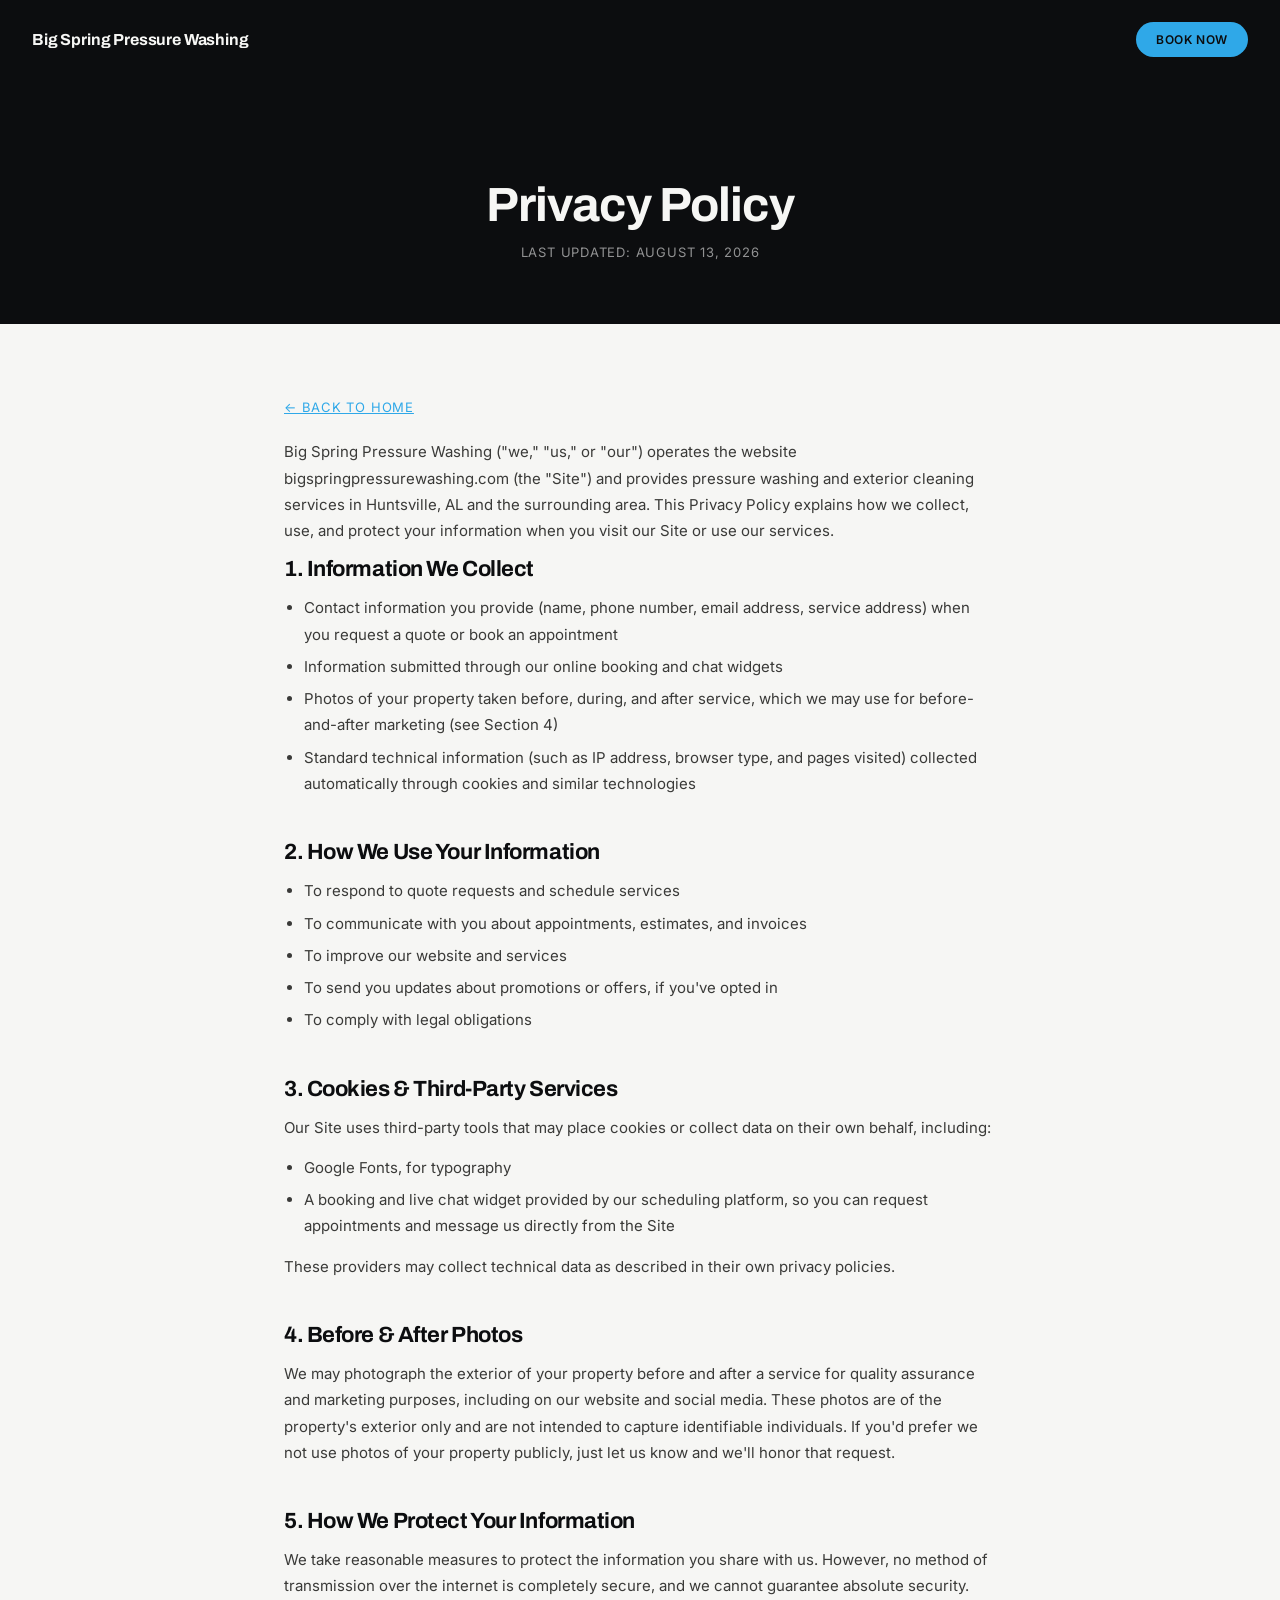
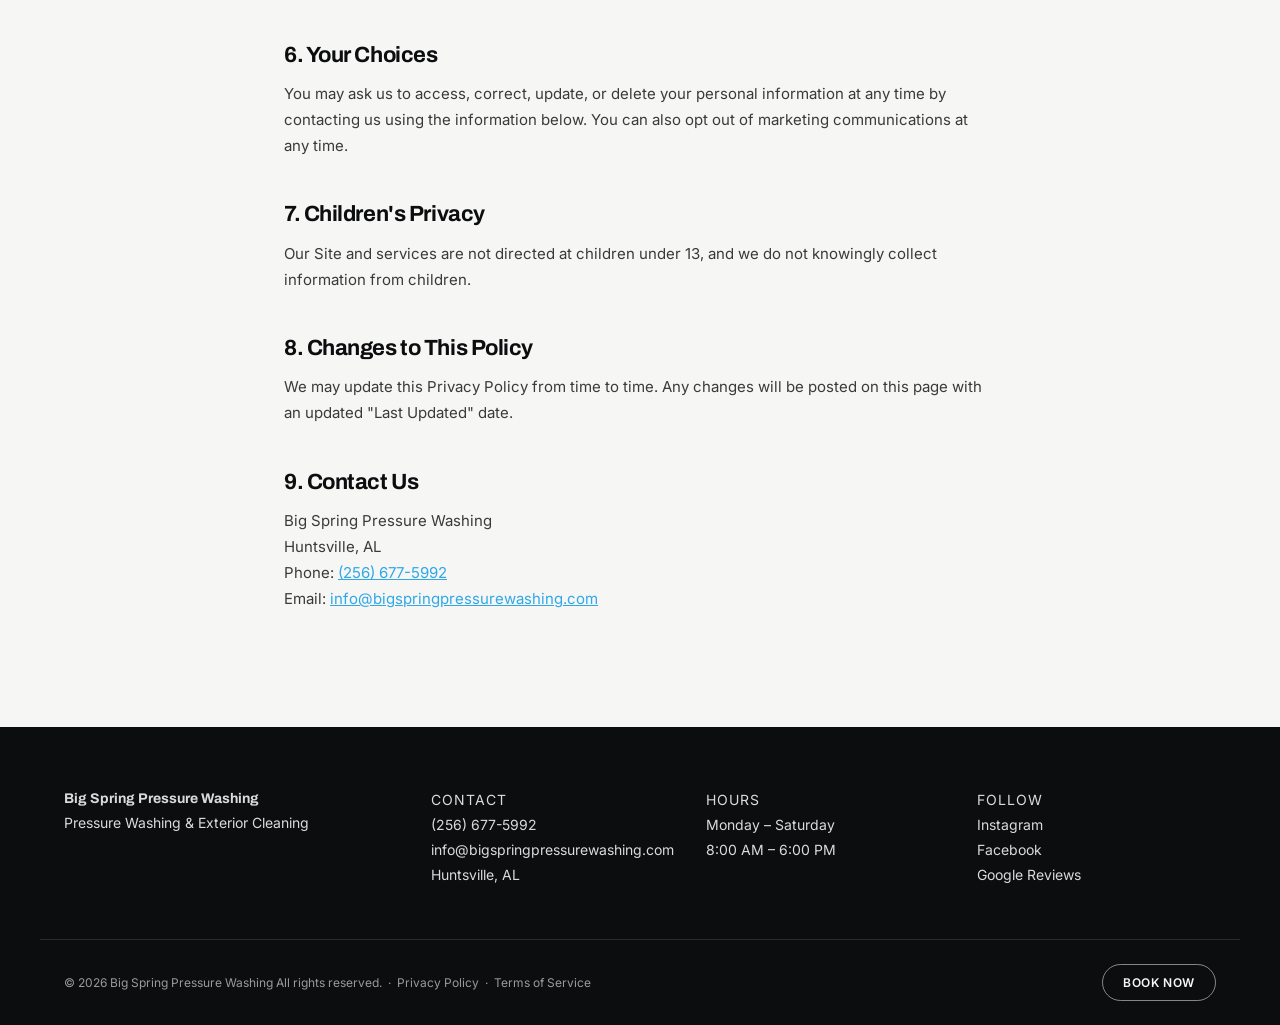
<file: transfer-business-data/website/privacy-policy.html>
<!DOCTYPE html>
<html lang="en">
<head>
<meta charset="UTF-8" />
<meta name="viewport" content="width=device-width, initial-scale=1.0" />
<title>Privacy Policy | Big Spring Pressure Washing</title>
<meta name="description" content="Privacy Policy for Big Spring Pressure Washing, Huntsville, AL." />
<meta name="robots" content="noindex" />
<link rel="preconnect" href="https://fonts.googleapis.com">
<link rel="preconnect" href="https://fonts.gstatic.com" crossorigin>
<link href="https://fonts.googleapis.com/css2?family=Inter:wght@400;500;600&family=Archivo:wght@500;600;700;800&display=swap" rel="stylesheet">
<link rel="stylesheet" href="css/style.css" />
</head>
<body>

<header class="bsp-nav" id="nav">
  <a href="/" class="bsp-nav-logo">Big Spring Pressure Washing</a>
  <a href="/#bsp-booking" class="bsp-btn bsp-btn-primary bsp-btn-small">Book Now</a>
</header>

<main>
  <section class="bsp-legal-hero">
    <h1>Privacy Policy</h1>
    <p class="bsp-legal-updated">Last Updated: August 13, 2026</p>
  </section>

  <article class="bsp-legal">
    <a href="/" class="bsp-legal-back">&larr; Back to Home</a>

    <p class="bsp-legal-intro">Big Spring Pressure Washing ("we," "us," or "our") operates the website bigspringpressurewashing.com (the "Site") and provides pressure washing and exterior cleaning services in Huntsville, AL and the surrounding area. This Privacy Policy explains how we collect, use, and protect your information when you visit our Site or use our services.</p>

    <h2>1. Information We Collect</h2>
    <ul>
      <li>Contact information you provide (name, phone number, email address, service address) when you request a quote or book an appointment</li>
      <li>Information submitted through our online booking and chat widgets</li>
      <li>Photos of your property taken before, during, and after service, which we may use for before-and-after marketing (see Section 4)</li>
      <li>Standard technical information (such as IP address, browser type, and pages visited) collected automatically through cookies and similar technologies</li>
    </ul>

    <h2>2. How We Use Your Information</h2>
    <ul>
      <li>To respond to quote requests and schedule services</li>
      <li>To communicate with you about appointments, estimates, and invoices</li>
      <li>To improve our website and services</li>
      <li>To send you updates about promotions or offers, if you've opted in</li>
      <li>To comply with legal obligations</li>
    </ul>

    <h2>3. Cookies &amp; Third-Party Services</h2>
    <p>Our Site uses third-party tools that may place cookies or collect data on their own behalf, including:</p>
    <ul>
      <li>Google Fonts, for typography</li>
      <li>A booking and live chat widget provided by our scheduling platform, so you can request appointments and message us directly from the Site</li>
    </ul>
    <p>These providers may collect technical data as described in their own privacy policies.</p>

    <h2>4. Before &amp; After Photos</h2>
    <p>We may photograph the exterior of your property before and after a service for quality assurance and marketing purposes, including on our website and social media. These photos are of the property's exterior only and are not intended to capture identifiable individuals. If you'd prefer we not use photos of your property publicly, just let us know and we'll honor that request.</p>

    <h2>5. How We Protect Your Information</h2>
    <p>We take reasonable measures to protect the information you share with us. However, no method of transmission over the internet is completely secure, and we cannot guarantee absolute security.</p>

    <h2>6. Your Choices</h2>
    <p>You may ask us to access, correct, update, or delete your personal information at any time by contacting us using the information below. You can also opt out of marketing communications at any time.</p>

    <h2>7. Children's Privacy</h2>
    <p>Our Site and services are not directed at children under 13, and we do not knowingly collect information from children.</p>

    <h2>8. Changes to This Policy</h2>
    <p>We may update this Privacy Policy from time to time. Any changes will be posted on this page with an updated "Last Updated" date.</p>

    <h2>9. Contact Us</h2>
    <p>
      Big Spring Pressure Washing<br>
      Huntsville, AL<br>
      Phone: <a href="tel:+12566775992">(256) 677-5992</a><br>
      Email: <a href="mailto:info@bigspringpressurewashing.com">info@bigspringpressurewashing.com</a>
    </p>
  </article>
</main>

<footer class="bsp-footer">
  <div class="bsp-container bsp-footer-grid">
    <div>
      <p class="bsp-footer-logo">Big Spring Pressure Washing</p>
      <p class="bsp-gray">Pressure Washing &amp; Exterior Cleaning</p>
    </div>
    <div>
      <p class="bsp-footer-heading">Contact</p>
      <p><a href="tel:+12566775992">(256) 677-5992</a></p>
      <p><a href="mailto:info@bigspringpressurewashing.com">info@bigspringpressurewashing.com</a></p>
      <p>Huntsville, AL</p>
    </div>
    <div>
      <p class="bsp-footer-heading">Hours</p>
      <p>Monday &ndash; Saturday</p>
      <p>8:00 AM &ndash; 6:00 PM</p>
    </div>
    <div>
      <p class="bsp-footer-heading">Follow</p>
      <p><a href="#" target="_blank" rel="noopener">Instagram</a></p>
      <p><a href="#" target="_blank" rel="noopener">Facebook</a></p>
      <p><a href="#" target="_blank" rel="noopener">Google Reviews</a></p>
    </div>
  </div>
  <div class="bsp-container bsp-footer-bottom">
    <p class="bsp-gray">&copy; 2026 Big Spring Pressure Washing All rights reserved. &nbsp;&middot;&nbsp; <a href="/privacypolicy">Privacy Policy</a> &nbsp;&middot;&nbsp; <a href="/termsofservice">Terms of Service</a></p>
    <a href="/#bsp-booking" class="bsp-btn bsp-btn-ghost bsp-btn-small">Book Now</a>
  </div>
</footer>

<script>
var nav = document.getElementById('nav');
window.addEventListener('scroll', function () {
  if (window.scrollY > 40) nav.classList.add('bsp-scrolled');
  else nav.classList.remove('bsp-scrolled');
});
</script>
</body>
</html>
</file>
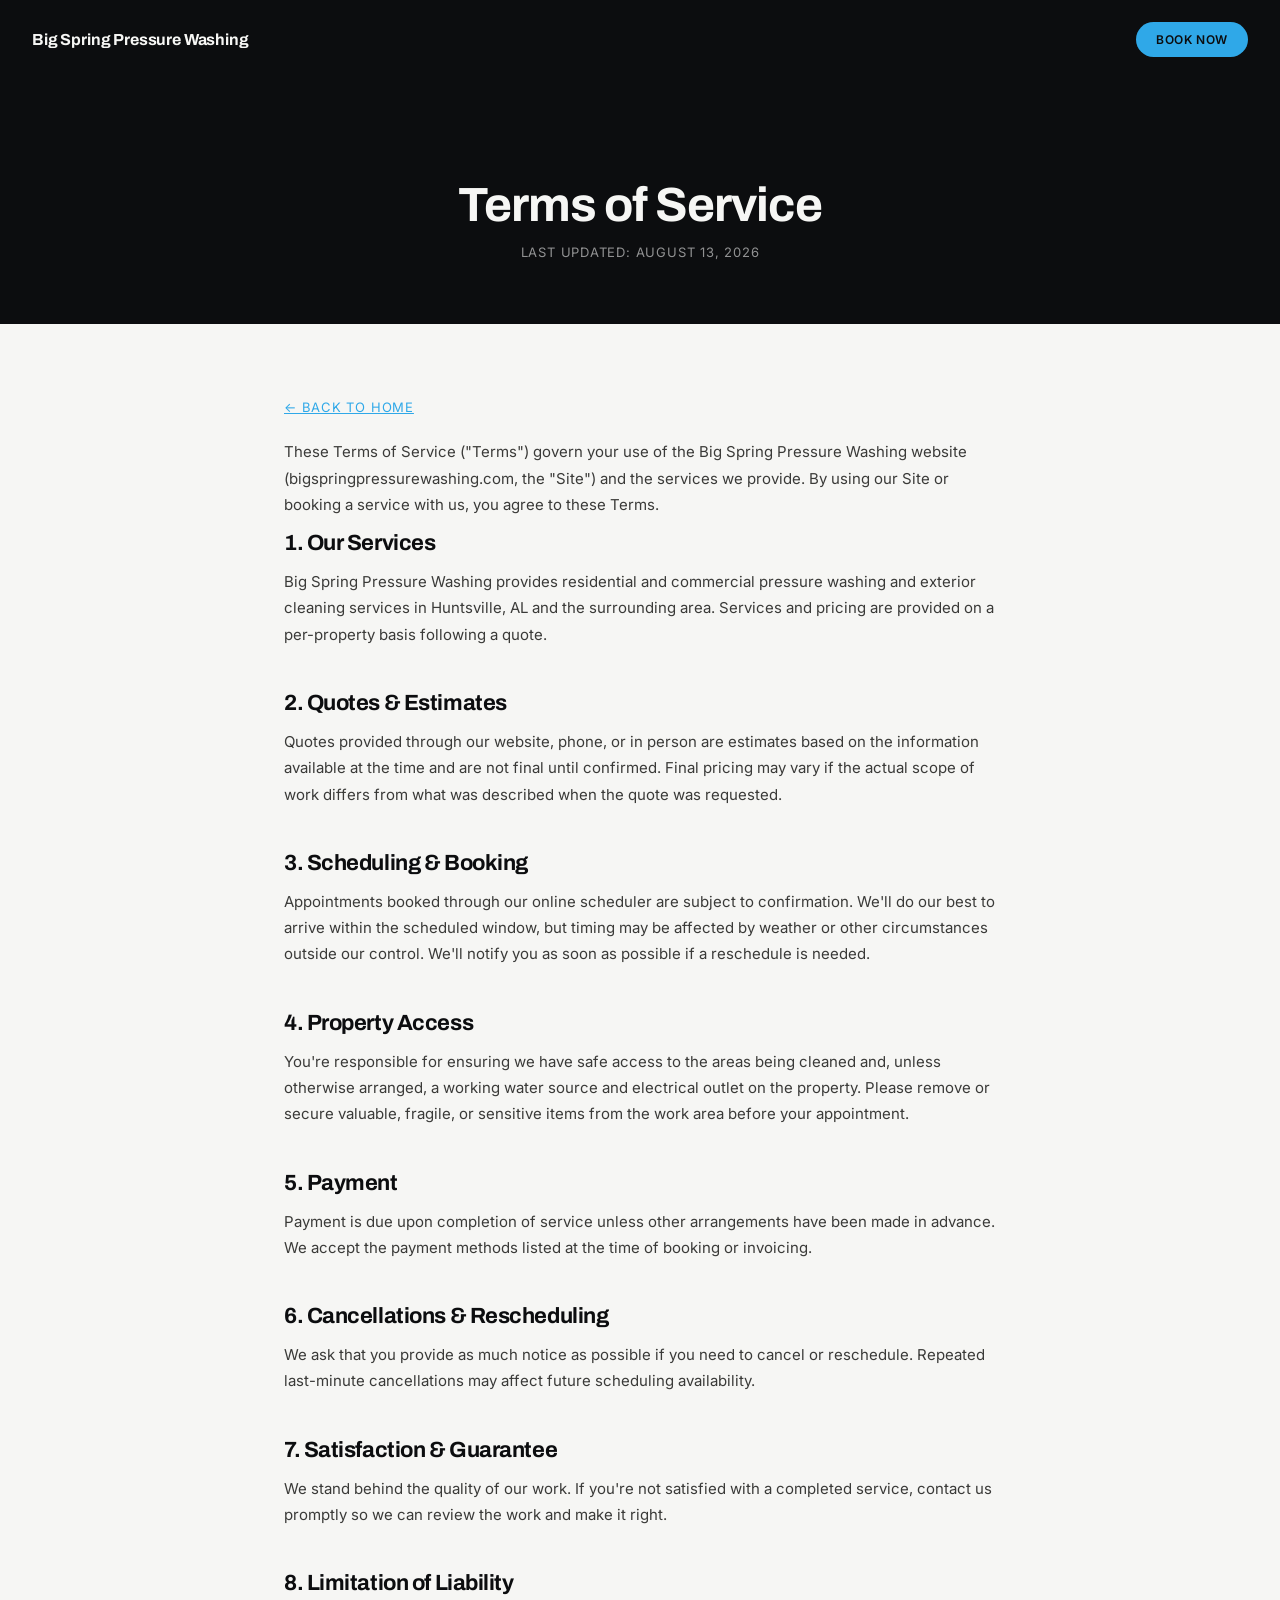
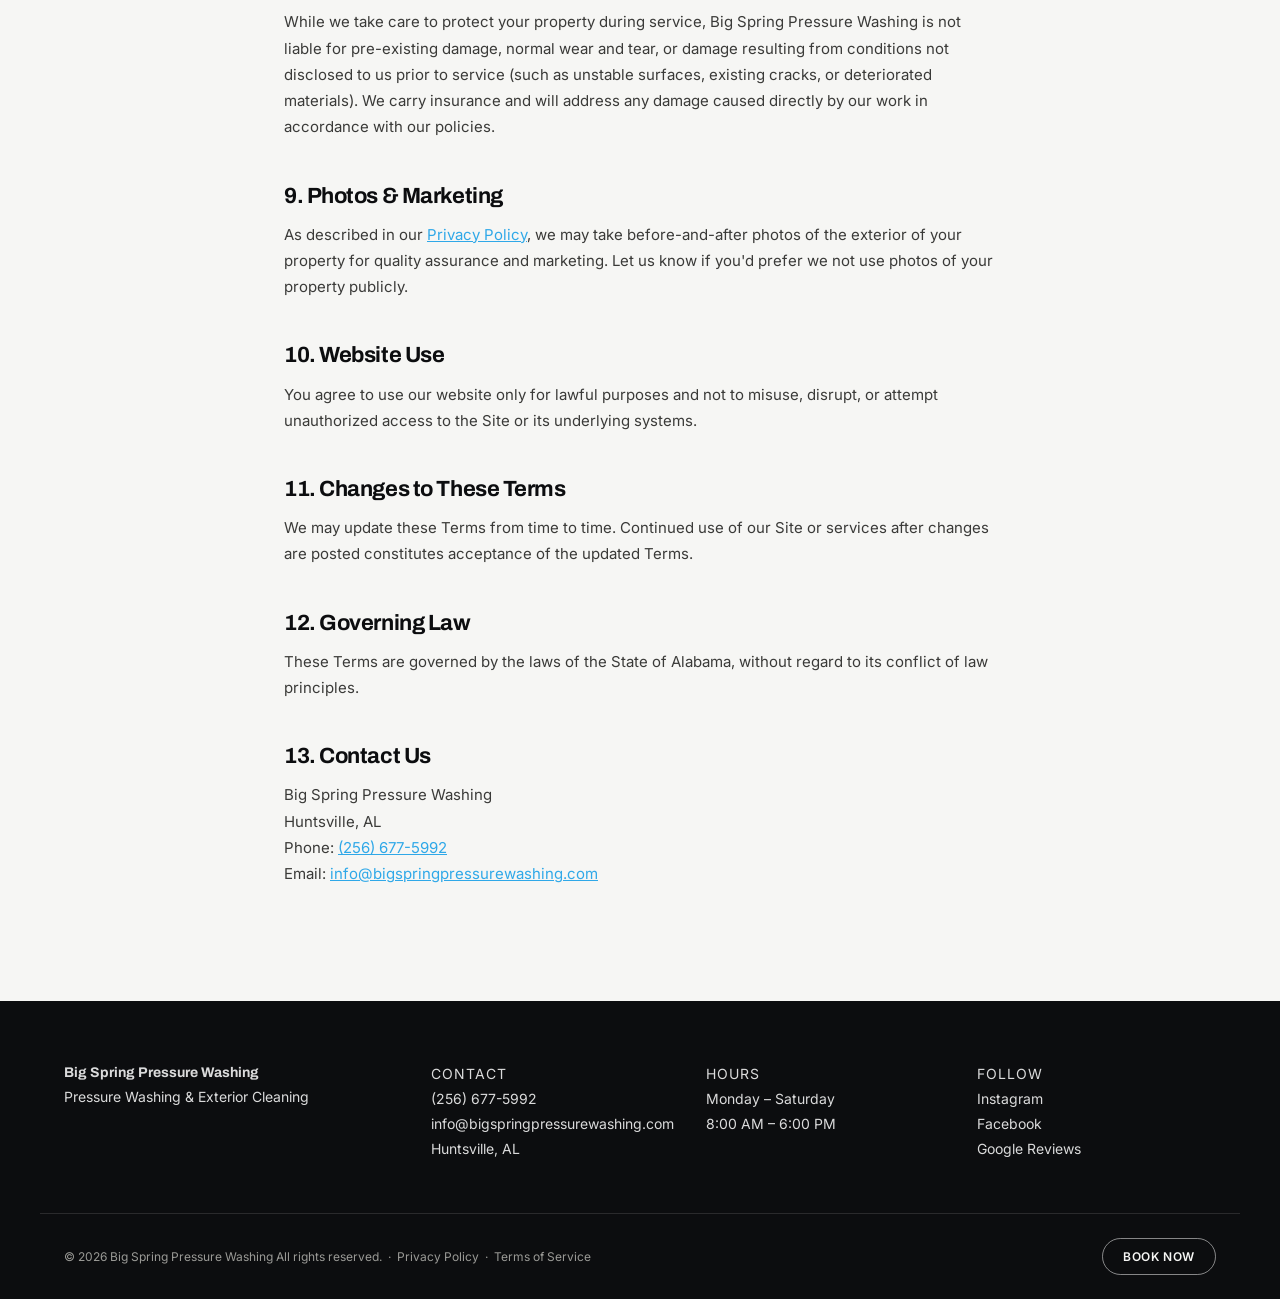
<file: transfer-business-data/website/terms-of-service.html>
<!DOCTYPE html>
<html lang="en">
<head>
<meta charset="UTF-8" />
<meta name="viewport" content="width=device-width, initial-scale=1.0" />
<title>Terms of Service | Big Spring Pressure Washing</title>
<meta name="description" content="Terms of Service for Big Spring Pressure Washing, Huntsville, AL." />
<meta name="robots" content="noindex" />
<link rel="preconnect" href="https://fonts.googleapis.com">
<link rel="preconnect" href="https://fonts.gstatic.com" crossorigin>
<link href="https://fonts.googleapis.com/css2?family=Inter:wght@400;500;600&family=Archivo:wght@500;600;700;800&display=swap" rel="stylesheet">
<link rel="stylesheet" href="css/style.css" />
</head>
<body>

<header class="bsp-nav" id="nav">
  <a href="/" class="bsp-nav-logo">Big Spring Pressure Washing</a>
  <a href="/#bsp-booking" class="bsp-btn bsp-btn-primary bsp-btn-small">Book Now</a>
</header>

<main>
  <section class="bsp-legal-hero">
    <h1>Terms of Service</h1>
    <p class="bsp-legal-updated">Last Updated: August 13, 2026</p>
  </section>

  <article class="bsp-legal">
    <a href="/" class="bsp-legal-back">&larr; Back to Home</a>

    <p class="bsp-legal-intro">These Terms of Service ("Terms") govern your use of the Big Spring Pressure Washing website (bigspringpressurewashing.com, the "Site") and the services we provide. By using our Site or booking a service with us, you agree to these Terms.</p>

    <h2>1. Our Services</h2>
    <p>Big Spring Pressure Washing provides residential and commercial pressure washing and exterior cleaning services in Huntsville, AL and the surrounding area. Services and pricing are provided on a per-property basis following a quote.</p>

    <h2>2. Quotes &amp; Estimates</h2>
    <p>Quotes provided through our website, phone, or in person are estimates based on the information available at the time and are not final until confirmed. Final pricing may vary if the actual scope of work differs from what was described when the quote was requested.</p>

    <h2>3. Scheduling &amp; Booking</h2>
    <p>Appointments booked through our online scheduler are subject to confirmation. We'll do our best to arrive within the scheduled window, but timing may be affected by weather or other circumstances outside our control. We'll notify you as soon as possible if a reschedule is needed.</p>

    <h2>4. Property Access</h2>
    <p>You're responsible for ensuring we have safe access to the areas being cleaned and, unless otherwise arranged, a working water source and electrical outlet on the property. Please remove or secure valuable, fragile, or sensitive items from the work area before your appointment.</p>

    <h2>5. Payment</h2>
    <p>Payment is due upon completion of service unless other arrangements have been made in advance. We accept the payment methods listed at the time of booking or invoicing.</p>

    <h2>6. Cancellations &amp; Rescheduling</h2>
    <p>We ask that you provide as much notice as possible if you need to cancel or reschedule. Repeated last-minute cancellations may affect future scheduling availability.</p>

    <h2>7. Satisfaction &amp; Guarantee</h2>
    <p>We stand behind the quality of our work. If you're not satisfied with a completed service, contact us promptly so we can review the work and make it right.</p>

    <h2>8. Limitation of Liability</h2>
    <p>While we take care to protect your property during service, Big Spring Pressure Washing is not liable for pre-existing damage, normal wear and tear, or damage resulting from conditions not disclosed to us prior to service (such as unstable surfaces, existing cracks, or deteriorated materials). We carry insurance and will address any damage caused directly by our work in accordance with our policies.</p>

    <h2>9. Photos &amp; Marketing</h2>
    <p>As described in our <a href="/privacypolicy">Privacy Policy</a>, we may take before-and-after photos of the exterior of your property for quality assurance and marketing. Let us know if you'd prefer we not use photos of your property publicly.</p>

    <h2>10. Website Use</h2>
    <p>You agree to use our website only for lawful purposes and not to misuse, disrupt, or attempt unauthorized access to the Site or its underlying systems.</p>

    <h2>11. Changes to These Terms</h2>
    <p>We may update these Terms from time to time. Continued use of our Site or services after changes are posted constitutes acceptance of the updated Terms.</p>

    <h2>12. Governing Law</h2>
    <p>These Terms are governed by the laws of the State of Alabama, without regard to its conflict of law principles.</p>

    <h2>13. Contact Us</h2>
    <p>
      Big Spring Pressure Washing<br>
      Huntsville, AL<br>
      Phone: <a href="tel:+12566775992">(256) 677-5992</a><br>
      Email: <a href="mailto:info@bigspringpressurewashing.com">info@bigspringpressurewashing.com</a>
    </p>
  </article>
</main>

<footer class="bsp-footer">
  <div class="bsp-container bsp-footer-grid">
    <div>
      <p class="bsp-footer-logo">Big Spring Pressure Washing</p>
      <p class="bsp-gray">Pressure Washing &amp; Exterior Cleaning</p>
    </div>
    <div>
      <p class="bsp-footer-heading">Contact</p>
      <p><a href="tel:+12566775992">(256) 677-5992</a></p>
      <p><a href="mailto:info@bigspringpressurewashing.com">info@bigspringpressurewashing.com</a></p>
      <p>Huntsville, AL</p>
    </div>
    <div>
      <p class="bsp-footer-heading">Hours</p>
      <p>Monday &ndash; Saturday</p>
      <p>8:00 AM &ndash; 6:00 PM</p>
    </div>
    <div>
      <p class="bsp-footer-heading">Follow</p>
      <p><a href="#" target="_blank" rel="noopener">Instagram</a></p>
      <p><a href="#" target="_blank" rel="noopener">Facebook</a></p>
      <p><a href="#" target="_blank" rel="noopener">Google Reviews</a></p>
    </div>
  </div>
  <div class="bsp-container bsp-footer-bottom">
    <p class="bsp-gray">&copy; 2026 Big Spring Pressure Washing All rights reserved. &nbsp;&middot;&nbsp; <a href="/privacypolicy">Privacy Policy</a> &nbsp;&middot;&nbsp; <a href="/termsofservice">Terms of Service</a></p>
    <a href="/#bsp-booking" class="bsp-btn bsp-btn-ghost bsp-btn-small">Book Now</a>
  </div>
</footer>

<script>
var nav = document.getElementById('nav');
window.addEventListener('scroll', function () {
  if (window.scrollY > 40) nav.classList.add('bsp-scrolled');
  else nav.classList.remove('bsp-scrolled');
});
</script>
</body>
</html>
</file>
<file: transfer-business-data/website/css/style.css>
/* ---------- Design tokens ---------- */
:root{
  --black:#0c0d0f;
  --near-black:#141518;
  --white:#f6f6f4;
  --gray:#9a9a96;
  --gray-light:#e4e4e0;
  --accent:#2fa8e8;
  --container: 1200px;
  --gap-xs: 8px;
  --gap-sm: 16px;
  --gap-md: 32px;
  --gap-lg: 64px;
  --gap-xl: 120px;
  --ease: cubic-bezier(.4,0,.2,1);
}

*{box-sizing:border-box;margin:0;padding:0;}
html{scroll-behavior:smooth;}
body{
  font-family:'Inter', system-ui, sans-serif;
  background:var(--white);
  color:var(--black);
  -webkit-font-smoothing:antialiased;
  overflow-x:hidden;
}
h1,h2,h3{
  font-family:'Archivo', system-ui, sans-serif;
  font-weight:700;
  letter-spacing:-0.02em;
  line-height:1.05;
}
a{color:inherit;text-decoration:none;}
img{max-width:100%;display:block;}
.bsp-container{max-width:var(--container);margin:0 auto;padding:0 24px;}
.bsp-gray{color:var(--gray);}
code{background:rgba(0,0,0,.06);padding:2px 6px;border-radius:3px;font-size:.85em;}

/* ---------- Loader ---------- */
.bsp-loader{
  position:fixed;inset:0;z-index:999;
  background:var(--black);
  display:flex;align-items:center;justify-content:center;
  animation:loaderOut 1200ms var(--ease) 900ms forwards;
}
.bsp-loader p{
  color:var(--white);
  font-family:'Archivo',sans-serif;
  font-weight:600;
  font-size:clamp(20px,3vw,28px);
  opacity:0;
  animation:loaderIn 700ms var(--ease) 150ms forwards;
}
@keyframes loaderIn{ to{opacity:1;} }
@keyframes loaderOut{
  0%{opacity:1;visibility:visible;}
  99%{opacity:0;visibility:visible;}
  100%{opacity:0;visibility:hidden;pointer-events:none;}
}

/* ---------- Nav ---------- */
.bsp-nav{
  position:fixed;top:0;left:0;right:0;z-index:100;
  display:flex;align-items:center;justify-content:space-between;
  padding:22px 32px;
  color:var(--white);
  transition:background 300ms var(--ease), padding 300ms var(--ease);
}
.bsp-nav.bsp-scrolled{
  background:rgba(12,13,15,.9);
  backdrop-filter:blur(8px);
  padding:14px 32px;
}
.bsp-nav-logo{
  font-family:'Archivo',sans-serif;
  font-weight:700;
  font-size:16px;
  letter-spacing:-0.01em;
}
.bsp-nav-links{display:flex;gap:28px;}
.bsp-nav-links a{
  font-size:13px;
  text-transform:uppercase;
  letter-spacing:.06em;
  opacity:.85;
  transition:opacity 200ms;
}
.bsp-nav-links a:hover{opacity:1;}
.bsp-nav-cta{
  border:1px solid rgba(255,255,255,.4);
  padding:9px 18px;
  font-size:13px;
  text-transform:uppercase;
  letter-spacing:.06em;
  border-radius:999px;
  transition:background 200ms, color 200ms;
}
.bsp-nav-cta:hover{background:var(--white);color:var(--black);}
.bsp-nav-burger{display:none;background:none;border:none;cursor:pointer;width:28px;height:20px;position:relative;}
.bsp-nav-burger span{
  position:absolute;left:0;right:0;height:2px;background:var(--white);
  transition:transform 200ms;
}
.bsp-nav-burger span:first-child{top:0;}
.bsp-nav-burger span:last-child{bottom:0;}

.bsp-mobile-menu{
  position:fixed;inset:0;z-index:99;
  background:var(--black);
  color:var(--white);
  display:flex;flex-direction:column;
  align-items:flex-start;justify-content:center;
  gap:24px;padding:32px;
  transform:translateY(-100%);
  transition:transform 350ms var(--ease);
}
.bsp-mobile-menu.bsp-open{transform:translateY(0);}
.bsp-mobile-menu a{font-size:28px;font-family:'Archivo',sans-serif;font-weight:600;}
.bsp-mobile-menu .bsp-mobile-cta{
  margin-top:12px;border:1px solid var(--white);padding:12px 24px;border-radius:999px;font-size:16px;
}

/* ---------- Hero ---------- */
.bsp-hero{
  position:relative;
  height:100vh;
  min-height:640px;
  display:flex;flex-direction:column;justify-content:flex-end;
  background:var(--black);
  overflow:hidden;
}
.bsp-hero-media{position:absolute;inset:0;}
.bsp-hero-media img{width:100%;height:100%;object-fit:cover;opacity:.75;}
.bsp-hero-media.bsp-media-missing img{display:none;}
.bsp-media-missing-label{
  display:none;
  position:absolute;top:16px;left:16px;right:16px;
  align-items:center;justify-content:center;text-align:center;
  color:var(--gray);
  font-size:12px;line-height:1.5;
  padding:10px;
  border:1px dashed rgba(255,255,255,.25);
  border-radius:6px;
  background:rgba(12,13,15,.5);
}
.bsp-hero-media.bsp-media-missing .bsp-media-missing-label{display:flex;}
.bsp-hero-overlay{
  position:absolute;inset:0;
  background:linear-gradient(180deg, rgba(12,13,15,.35) 0%, rgba(12,13,15,.55) 60%, rgba(12,13,15,.9) 100%);
}
.bsp-hero-content{
  position:relative;z-index:2;color:var(--white);
  padding-bottom:96px;
  max-width:820px;
}
.bsp-eyebrow{
  text-transform:uppercase;letter-spacing:.12em;font-size:12px;color:var(--accent);
  margin-bottom:18px;font-weight:600;
}
.bsp-hero h1{font-size:clamp(36px,6vw,72px);margin-bottom:20px;}
.bsp-hero-sub{font-size:clamp(15px,1.6vw,19px);color:var(--gray-light);max-width:560px;margin-bottom:32px;}
.bsp-hero-actions{display:flex;gap:16px;flex-wrap:wrap;}

.bsp-btn{
  display:inline-block;padding:15px 28px;border-radius:999px;
  font-size:14px;font-weight:600;text-transform:uppercase;letter-spacing:.05em;
  transition:transform 200ms var(--ease), background 200ms, color 200ms, border-color 200ms;
}
.bsp-btn:hover{transform:translateY(-2px);}
.bsp-btn-primary{background:var(--accent);color:var(--black);}
.bsp-btn-primary:hover{background:var(--white);}
.bsp-btn-ghost{border:1px solid rgba(255,255,255,.5);color:var(--white);}
.bsp-btn-ghost:hover{background:rgba(255,255,255,.1);}
.bsp-btn-small{padding:10px 20px;font-size:12px;}

.bsp-trust-strip{
  position:relative;z-index:2;
  display:flex;flex-wrap:wrap;gap:10px;
  padding:18px 32px;
  border-top:1px solid rgba(255,255,255,.15);
  color:var(--gray-light);
  font-size:12px;text-transform:uppercase;letter-spacing:.08em;
}
.bsp-trust-strip .bsp-dot{color:var(--accent);}

/* ---------- Section shared ---------- */
.bsp-section-head{margin-bottom:48px;}
.bsp-section-index{
  font-size:12px;text-transform:uppercase;letter-spacing:.1em;color:var(--gray);margin-bottom:14px;font-weight:600;
}
.bsp-section-head h2{font-size:clamp(28px,4vw,44px);}
.bsp-section-sub{color:var(--gray);margin-top:14px;font-size:15px;max-width:520px;}
.bsp-section-head.bsp-light .bsp-section-index{color:rgba(255,255,255,.6);}
.bsp-section-head.bsp-light h2{color:var(--white);}
.bsp-section-head.bsp-light .bsp-section-sub{color:rgba(255,255,255,.6);}

.bsp-reveal{opacity:0;transform:translateY(16px);transition:opacity 700ms var(--ease), transform 700ms var(--ease);}
.bsp-reveal.bsp-is-visible{opacity:1;transform:translateY(0);}

/* ---------- Intro ---------- */
.bsp-intro{padding:var(--gap-xl) 24px var(--gap-lg);max-width:900px;}
.bsp-intro h2{font-size:clamp(24px,3.4vw,38px);margin-bottom:24px;}
.bsp-intro-body{font-size:17px;line-height:1.65;color:#3a3a38;max-width:680px;margin-bottom:32px;}
.bsp-check-row{display:flex;gap:28px;flex-wrap:wrap;list-style:none;}
.bsp-check-row li{
  font-size:13px;text-transform:uppercase;letter-spacing:.04em;
  padding-left:20px;position:relative;color:#3a3a38;font-weight:500;
}
.bsp-check-row li::before{
  content:"";position:absolute;left:0;top:4px;width:10px;height:10px;
  border-radius:50%;background:var(--accent);
}

/* ---------- Services ---------- */
.bsp-services{padding:var(--gap-lg) 0 var(--gap-xl);}
.bsp-services .bsp-section-head{padding:0 24px;}
.bsp-services-grid{
  display:grid;
  grid-template-columns:repeat(3,1fr);
}
.bsp-service-tile{
  position:relative;
  aspect-ratio:1/1;
  background-color:var(--near-black);
  background-size:cover;background-position:center;background-repeat:no-repeat;
  display:flex;flex-direction:column;align-items:flex-start;justify-content:flex-end;
  overflow:hidden;
}
.bsp-service-tile::after{
  content:"";position:absolute;inset:0;
  background:linear-gradient(180deg, rgba(0,0,0,0) 40%, rgba(0,0,0,.75) 100%);
  transition:background 250ms;
}
.bsp-service-tile:hover::after{background:linear-gradient(180deg, rgba(0,0,0,.1) 0%, rgba(0,0,0,.85) 100%);}
.bsp-service-icon{
  position:relative;z-index:1;color:var(--accent);
  width:26px;height:26px;
  margin:0 20px -6px;
}
.bsp-service-name{
  position:relative;z-index:1;color:var(--white);
  padding:20px;font-size:16px;font-weight:600;font-family:'Archivo',sans-serif;
}
.bsp-services-note{margin-top:32px;color:var(--gray);font-size:13px;line-height:1.7;}

/* ---------- Before / After Gallery ---------- */
.bsp-gallery{padding:var(--gap-lg) 0 var(--gap-xl);background:var(--black);color:var(--white);}
.bsp-gallery .bsp-section-head{padding:0 24px;}
.bsp-gallery .bsp-section-index{color:rgba(255,255,255,.55);}
.bsp-gallery .bsp-section-sub{color:rgba(255,255,255,.55);}
.bsp-gallery-grid{
  display:grid;grid-template-columns:repeat(2,1fr);gap:2px;
}
.bsp-ba-card{position:relative;}
.bsp-ba-label{
  position:absolute;top:16px;left:16px;z-index:3;
  font-size:12px;text-transform:uppercase;letter-spacing:.06em;
  background:rgba(12,13,15,.6);backdrop-filter:blur(4px);
  padding:8px 14px;border-radius:999px;color:var(--white);
}
.bsp-ba-slider{
  position:relative;width:100%;aspect-ratio:4/3;overflow:hidden;
  cursor:ew-resize;user-select:none;background:var(--near-black);
}
.bsp-ba-slider img{
  position:absolute;inset:0;width:100%;height:100%;object-fit:cover;pointer-events:none;
}
.bsp-ba-slider .bsp-ba-before-tag,
.bsp-ba-slider .bsp-ba-after-tag{
  position:absolute;bottom:14px;z-index:3;font-size:11px;text-transform:uppercase;
  letter-spacing:.08em;color:var(--white);background:rgba(12,13,15,.55);
  padding:5px 10px;border-radius:4px;
}
/* the after-image wrapper reveals from the left as you drag right,
   so the "after" tag sits on the left and "before" on the right */
.bsp-ba-slider .bsp-ba-before-tag{right:14px;}
.bsp-ba-slider .bsp-ba-after-tag{left:14px;}
.bsp-ba-after-wrap{
  position:absolute;inset:0;overflow:hidden;
  width:50%;
}
.bsp-ba-after-wrap img{width:var(--w,100%);max-width:none;}
.bsp-ba-divider{
  position:absolute;top:0;bottom:0;left:50%;width:2px;background:var(--white);
  transform:translateX(-1px);z-index:2;pointer-events:none;
}
.bsp-ba-handle{
  position:absolute;top:50%;left:50%;width:44px;height:44px;border-radius:50%;
  background:var(--white);transform:translate(-50%,-50%);
  display:flex;align-items:center;justify-content:center;z-index:2;pointer-events:none;
  box-shadow:0 4px 14px rgba(0,0,0,.35);
}
.bsp-ba-handle svg{width:18px;height:18px;}
.bsp-ba-missing{
  position:absolute;inset:0;display:flex;align-items:center;justify-content:center;
  text-align:center;color:var(--gray);font-size:12px;padding:20px;
  border:1px dashed rgba(255,255,255,.2);
}

/* Static (non-slider) before/after pair */
.bsp-ba-static-pair{
  display:grid;grid-template-columns:1fr 1fr;gap:2px;
  aspect-ratio:4/3;overflow:hidden;background:var(--near-black);
}
.bsp-ba-static-img{position:relative;overflow:hidden;}
.bsp-ba-static-img img{width:100%;height:100%;object-fit:cover;}
.bsp-ba-static-img .bsp-ba-before-tag,
.bsp-ba-static-img .bsp-ba-after-tag{
  position:absolute;bottom:14px;left:14px;z-index:2;font-size:11px;text-transform:uppercase;
  letter-spacing:.08em;color:var(--white);background:rgba(12,13,15,.55);
  padding:5px 10px;border-radius:4px;
}

/* ---------- Process ---------- */
.bsp-process{background:var(--near-black);color:var(--white);padding:var(--gap-xl) 0;text-align:left;}
.bsp-process-grid{
  display:grid;grid-template-columns:repeat(3,1fr);gap:var(--gap-md);margin-bottom:56px;
}
.bsp-process-num{
  display:block;font-family:'Archivo',sans-serif;font-size:48px;font-weight:800;
  color:var(--accent);margin-bottom:16px;
}
.bsp-process-step h3{font-size:20px;margin-bottom:10px;}
.bsp-process-step p{color:rgba(255,255,255,.6);font-size:14px;line-height:1.6;max-width:320px;}
.bsp-process-cta{display:block;width:max-content;margin:0 auto;}

/* ---------- Reviews ---------- */
.bsp-reviews{padding:var(--gap-xl) 0;}
.bsp-reviews-grid{display:grid;grid-template-columns:repeat(3,1fr);gap:var(--gap-md);}
.bsp-review p{font-size:16px;line-height:1.6;margin-bottom:16px;}
.bsp-review cite{font-size:13px;color:var(--gray);font-style:normal;}
.bsp-reviews-note{margin-top:32px;font-size:12px;color:var(--gray);}

/* ---------- Service Areas ---------- */
.bsp-areas{padding:0 24px var(--gap-xl);max-width:900px;}
.bsp-areas h2{font-size:clamp(24px,3.4vw,38px);margin-bottom:28px;}
.bsp-areas-list{
  list-style:none;display:grid;grid-template-columns:repeat(4,1fr);gap:14px 24px;
}
.bsp-areas-list li{
  font-size:14px;padding-bottom:10px;border-bottom:1px solid var(--gray-light);color:#3a3a38;
}

/* ---------- Booking ---------- */
.bsp-booking{background:var(--black);color:var(--white);padding:var(--gap-xl) 0;}
.bsp-booking .bsp-section-head{padding:0 24px;text-align:center;}
.bsp-booking .bsp-section-head h2{margin-top:0;}
.bsp-booking-embed{
  background:var(--white);border-radius:12px;overflow:hidden;padding:0;
}
.bsp-booking-embed iframe{display:block;}

/* ---------- Footer ---------- */
.bsp-footer{background:var(--black);color:var(--white);padding:64px 0 0;}
.bsp-footer-grid{
  display:grid;grid-template-columns:1.4fr 1fr 1fr 1fr;gap:32px;padding-bottom:48px;
  border-bottom:1px solid rgba(255,255,255,.12);
}
.bsp-footer-logo{font-family:'Archivo',sans-serif;font-weight:700;font-size:18px;margin-bottom:8px;}
.bsp-footer-heading{
  font-size:12px;text-transform:uppercase;letter-spacing:.08em;color:rgba(255,255,255,.5);margin-bottom:14px;
}
.bsp-footer-grid p{font-size:14px;margin-bottom:8px;color:rgba(255,255,255,.85);}
.bsp-footer-grid a:hover{color:var(--accent);}
.bsp-footer-bottom{
  display:flex;align-items:center;justify-content:space-between;padding:24px;
}
.bsp-footer-bottom .bsp-gray{font-size:12px;}

/* ---------- Responsive ---------- */
@media (max-width: 900px){
  .bsp-nav-links{display:none;}
  .bsp-nav-cta{display:none;}
  .bsp-nav-burger{display:block;}
  .bsp-services-grid{grid-template-columns:repeat(2,1fr);}
  .bsp-gallery-grid{grid-template-columns:1fr;}
  .bsp-process-grid{grid-template-columns:1fr;}
  .bsp-reviews-grid{grid-template-columns:1fr;}
  .bsp-areas-list{grid-template-columns:repeat(2,1fr);}
  .bsp-footer-grid{grid-template-columns:1fr 1fr;}
}

/* ---------- Legal pages ---------- */
.bsp-legal-hero{
  background:var(--black);color:var(--white);
  padding:180px 24px 64px;text-align:center;
}
.bsp-legal-hero h1{font-size:clamp(30px,4.4vw,48px);margin-bottom:14px;}
.bsp-legal-updated{color:rgba(255,255,255,.55);font-size:13px;text-transform:uppercase;letter-spacing:.06em;}
.bsp-legal{max-width:760px;margin:0 auto;padding:72px 24px 100px;}
.bsp-legal-intro{font-size:16px;line-height:1.7;color:#3a3a38;margin-bottom:40px;}
.bsp-legal h2{
  font-size:22px;margin:44px 0 14px;color:var(--black);
}
.bsp-legal h2:first-of-type{margin-top:0;}
.bsp-legal p{font-size:15px;line-height:1.75;color:#3a3a38;margin-bottom:14px;}
.bsp-legal ul{margin:0 0 14px 20px;}
.bsp-legal li{font-size:15px;line-height:1.75;color:#3a3a38;margin-bottom:6px;}
.bsp-legal a{color:var(--accent);text-decoration:underline;}
.bsp-legal-back{
  display:inline-block;margin-bottom:24px;font-size:13px;
  text-transform:uppercase;letter-spacing:.06em;color:var(--gray);
}
.bsp-legal-back:hover{color:var(--accent);}

/* ============================================================
   Hero offer block  +  review stars
   ============================================================ */

.bsp-spots{
  color:var(--accent);font-weight:700;
}

.bsp-hero h1{max-width:18ch;}
@media(min-width:900px){ .bsp-hero h1{max-width:none;} }

.bsp-offer{
  display:inline-block;
  margin:0 0 28px;
  padding:20px 26px;
  border:1px solid rgba(47,168,232,.55);
  border-radius:12px;
  background:rgba(12,13,15,.55);
  backdrop-filter:blur(6px);
  max-width:440px;width:100%;
}
.bsp-offer-head{
  font-size:12px;text-transform:uppercase;letter-spacing:.1em;font-weight:700;
  color:var(--accent);margin-bottom:14px;
}
.bsp-offer-list{list-style:none;margin:0;padding:0;}
.bsp-offer-list li{
  display:flex;align-items:baseline;justify-content:space-between;gap:16px;
  padding:7px 0;font-size:16px;color:var(--white);
}
.bsp-offer-list li + li{border-top:1px solid rgba(255,255,255,.1);}
.bsp-offer-v{
  font-family:'Archivo',sans-serif;font-weight:700;
  color:rgba(255,255,255,.55);text-decoration:line-through;
  font-variant-numeric:tabular-nums;white-space:nowrap;
}
.bsp-offer-total{
  margin-top:14px;padding-top:14px;border-top:1px solid rgba(47,168,232,.4);
  font-size:16px;color:var(--white);
}
.bsp-offer-total strong{
  font-family:'Archivo',sans-serif;font-weight:800;font-size:26px;color:var(--accent);
  font-variant-numeric:tabular-nums;
}
.bsp-offer-total span{display:block;font-size:13px;color:rgba(255,255,255,.6);margin-top:2px;}

.bsp-hero-proof{
  margin-top:18px;font-size:14px;color:rgba(255,255,255,.75);
}

/* Stars */
.bsp-stars{color:#f5b731;letter-spacing:.16em;font-size:17px;line-height:1;}
.bsp-review .bsp-stars{display:block;margin-bottom:10px;}
.bsp-stars-h{font-size:.6em;vertical-align:middle;margin-left:8px;letter-spacing:.12em;}
.bsp-hero-proof .bsp-stars{font-size:15px;margin-right:4px;}

@media(max-width:600px){
  .bsp-offer{padding:16px 18px;}
  .bsp-offer-list li{font-size:15px;}
  .bsp-offer-total strong{font-size:23px;}
}

/* Hero now carries the offer block, so it must grow instead of clipping.
   Overrides the height:100vh / flex-end pairing above. */
.bsp-hero{
  height:auto;
  min-height:100vh;
  justify-content:flex-end;
  padding-top:104px;
}
.bsp-hero-content{padding-bottom:64px;}
.bsp-hero h1{font-size:clamp(30px,4.4vw,52px);line-height:1.08;margin-bottom:16px;}
.bsp-hero-sub{margin-bottom:24px;}
@media(max-width:600px){
  .bsp-hero{min-height:0;padding-top:92px;}
  .bsp-hero-content{padding-bottom:40px;}
  .bsp-hero h1{font-size:clamp(27px,7vw,36px);}
}

/* ---------- Service tiles: 8 tiles, 4-up, with description text ---------- */
.bsp-services-grid{grid-template-columns:repeat(4,1fr);}
.bsp-service-tile{aspect-ratio:4/5;justify-content:flex-end;}
/* darker floor so two lines of copy stay readable over any photo */
.bsp-service-tile::after{
  background:linear-gradient(180deg,rgba(0,0,0,0) 22%,rgba(0,0,0,.55) 52%,rgba(0,0,0,.88) 100%);
}
.bsp-service-name{padding:0 18px 6px;font-size:17px;line-height:1.2;}
.bsp-service-desc{
  position:relative;z-index:1;color:rgba(255,255,255,.82);
  padding:0 18px 20px;font-size:13.5px;line-height:1.5;
}
@media(max-width:1100px){ .bsp-services-grid{grid-template-columns:repeat(3,1fr);} }
@media(max-width:820px){  .bsp-services-grid{grid-template-columns:repeat(2,1fr);} }
@media(max-width:520px){
  .bsp-services-grid{grid-template-columns:1fr;}
  .bsp-service-tile{aspect-ratio:16/10;}
}

/* ---------- Logo lockups ---------- */
.bsp-nav-logo,.bsp-footer-logo{display:flex;align-items:center;gap:10px;}
.bsp-brand-mark{flex:0 0 auto;height:26px;width:auto;display:block;}
.bsp-footer-logo .bsp-brand-mark{height:24px;}
.bsp-loader{flex-direction:column;gap:16px;}
.bsp-loader-mark{height:54px;width:auto;}

/* ---------- Service tiles hold BEFORE|AFTER split photos ----------
   Source images are 1254x832 (3:2). Cropping to portrait would show only
   one half of the split, so the tile matches the source ratio exactly. */
.bsp-service-tile{aspect-ratio:3/2;}
.bsp-service-tile::after{
  background:linear-gradient(180deg,rgba(0,0,0,0) 30%,rgba(0,0,0,.62) 60%,rgba(0,0,0,.92) 100%);
}
.bsp-service-name{padding:0 16px 4px;font-size:16px;}
.bsp-service-desc{padding:0 16px 16px;font-size:12.5px;line-height:1.45;}
.bsp-service-icon{margin:0 16px -4px;width:22px;height:22px;}
@media(max-width:1100px){ .bsp-service-name{font-size:15px;} }
@media(max-width:520px){ .bsp-service-tile{aspect-ratio:3/2;} }

/* ============================================================
   Brand-led hero  (layout language from a Jahforge concept demo;
   copy, palette and assets are Big Spring's own)
   ============================================================ */
.bsp-hero-lux{
  height:100vh;height:100svh;min-height:620px;
  padding-top:0;
  justify-content:center;
}
.bsp-hero-lux .bsp-hero-media img{
  width:100%;height:100%;object-fit:cover;object-position:32% 60%;opacity:1;
}
/* heavier than the reference on purpose: the still is flat-lit and busy,
   so the type has to carry the frame until the real footage exists */
.lux-overlay{
  background:
    linear-gradient(180deg,rgba(9,11,13,.72) 0%,rgba(9,11,13,.46) 38%,rgba(9,11,13,.52) 62%,rgba(9,11,13,.86) 100%) !important;
}
.lux-text{
  position:relative;z-index:3;
  display:flex;flex-direction:column;align-items:center;text-align:center;
  max-width:880px;margin:0 auto;padding:0 24px;color:#f2efe8;
}
.lux-label{
  font-family:'Inter',sans-serif;font-size:11.5px;font-weight:500;
  letter-spacing:.24em;text-transform:uppercase;color:var(--accent);margin-bottom:26px;
}
/* scoped under .bsp-hero-lux: the older `.bsp-hero h1` rule (0,1,1) otherwise
   outranks a bare .lux-h1 (0,1,0) and caps this headline at 52px / 18ch */
.bsp-hero-lux .lux-h1{
  font-family:'Instrument Serif',Georgia,'Times New Roman',serif;
  font-weight:400;letter-spacing:-.01em;line-height:1.04;
  font-size:clamp(44px,7.4vw,96px);
  text-shadow:0 6px 40px rgba(0,0,0,.45);
  max-width:none;margin:0;
}
.bsp-hero-lux .lux-h1 em{font-style:italic;color:var(--accent);}
.lux-lede{
  margin-top:26px;max-width:46ch;
  font-size:clamp(15px,1.35vw,18px);line-height:1.65;color:rgba(242,239,232,.78);
}
.lux-btn{
  margin-top:38px;display:inline-flex;align-items:center;justify-content:center;
  padding:17px 38px;border:1px solid var(--accent);background:var(--accent);color:var(--black);
  font-family:'Inter',sans-serif;font-size:12px;font-weight:600;letter-spacing:.2em;text-transform:uppercase;
  box-shadow:0 0 0 1px rgba(47,168,232,.35),0 12px 36px -8px rgba(47,168,232,.55);
  transition:background .35s,color .35s,box-shadow .35s;
}
.lux-btn:hover{background:transparent;color:#f2efe8;}
.lux-btn:focus-visible{outline:2px solid #f2efe8;outline-offset:4px;}
.lux-proof{margin-top:22px;font-size:13px;color:rgba(242,239,232,.66);letter-spacing:.02em;}

.lux-scroll{
  position:absolute;bottom:30px;left:50%;transform:translateX(-50%);z-index:3;
  display:flex;flex-direction:column;align-items:center;gap:11px;
  font-size:10.5px;font-weight:500;letter-spacing:.26em;text-transform:uppercase;color:rgba(242,239,232,.55);
}
.lux-scroll i{display:block;width:1px;height:46px;background:rgba(242,239,232,.28);position:relative;overflow:hidden;}
.lux-scroll i::after{
  content:"";position:absolute;left:0;top:-100%;width:100%;height:100%;background:var(--accent);
  animation:luxDrip 2.2s cubic-bezier(.22,1,.36,1) infinite;
}
@keyframes luxDrip{to{top:100%;}}

/* ---------- Offer section (moved out of the hero) ---------- */
.bsp-offer-sec{background:var(--black);color:var(--white);padding:84px 0 0;}
.offer-in{display:grid;grid-template-columns:1.15fr .85fr;gap:56px;align-items:center;padding-bottom:72px;}
.offer-copy h2{font-size:clamp(28px,3.4vw,44px);line-height:1.1;margin:6px 0 18px;}
.offer-sub{font-size:17px;line-height:1.6;color:var(--gray-light);max-width:52ch;margin-bottom:28px;}
.bsp-offer-sec .bsp-offer{margin:0;max-width:none;}
.bsp-offer-sec .bsp-trust-strip{position:static;}

@media (max-width:900px){
  .offer-in{grid-template-columns:1fr;gap:34px;}
}
@media (max-width:600px){
  .bsp-hero-lux{min-height:560px;}
  .lux-label{letter-spacing:.18em;font-size:10.5px;margin-bottom:20px;}
  .lux-btn{padding:16px 28px;letter-spacing:.16em;}
  .lux-scroll{display:none;}
  .bsp-offer-sec{padding-top:60px;}
}
@media (prefers-reduced-motion:reduce){
  .lux-scroll i::after{animation:none;top:0;}
}

/* ---------- Hero animation canvas (replaces the photo) ---------- */
#washCanvas{position:absolute;inset:0;width:100%;height:100%;display:block;}
.bsp-hero-lux{background:#1c1f20;}
/* lighter than the photo version: the generated slab is even-toned,
   so the cleaning can show through and the type still holds contrast */
.bsp-hero-lux .lux-overlay{
  background:linear-gradient(180deg,rgba(9,11,13,.62) 0%,rgba(9,11,13,.40) 36%,rgba(9,11,13,.46) 62%,rgba(9,11,13,.84) 100%) !important;
}
.bsp-hero-lux .lux-lede{text-shadow:0 2px 18px rgba(0,0,0,.55);}

/* ---------- Quote form section ---------- */
.bsp-quote-sec{background:var(--near-black);color:var(--white);padding:88px 0;scroll-margin-top:70px;}
.quote-in{display:grid;grid-template-columns:.9fr 1.1fr;gap:56px;align-items:start;}
.quote-copy h2{font-size:clamp(28px,3.4vw,42px);line-height:1.1;margin:8px 0 26px;}
.quote-steps{list-style:none;margin:0 0 26px;padding:0;display:flex;flex-direction:column;gap:14px;}
.quote-steps li{display:flex;gap:14px;align-items:flex-start;font-size:16px;line-height:1.5;color:rgba(255,255,255,.88);}
.quote-steps li span{
  flex:0 0 auto;width:26px;height:26px;border-radius:50%;
  background:var(--accent);color:var(--black);
  display:flex;align-items:center;justify-content:center;
  font-family:'Archivo',sans-serif;font-weight:700;font-size:13px;
}
.quote-note{font-family:'Archivo',sans-serif;font-weight:700;font-size:18px;color:var(--accent);
  padding-top:20px;border-top:1px solid rgba(255,255,255,.14);}
.quote-call{margin-top:14px;font-size:14px;color:rgba(255,255,255,.62);}
.quote-call a{color:var(--accent);font-weight:600;}
.quote-form{background:var(--white);border-radius:14px;overflow:hidden;}
.quote-form iframe{display:block;}
@media (max-width:900px){
  .quote-in{grid-template-columns:1fr;gap:34px;}
  .bsp-quote-sec{padding:64px 0;}
}

/* Hero grows with its content rather than clipping it. A fixed 100vh plus the
   base overflow:hidden cut the headline off on very narrow or short viewports
   (landscape phones, small windows). Padding clears the fixed nav. */
.bsp-hero-lux{
  height:auto !important;
  min-height:100vh;min-height:100svh;
  padding:104px 0 84px !important;
}
@media (max-width:600px){ .bsp-hero-lux{padding:92px 0 64px !important;} }

/* Offer rows: original price struck through, then $0 in the brand blue.
   The strike now lives on <s> only -- on the whole span it would cross out the $0 too. */
.bsp-offer-v{text-decoration:none;display:inline-flex;align-items:baseline;gap:10px;color:var(--white);}
.bsp-offer-v s{color:rgba(255,255,255,.5);text-decoration:line-through;text-decoration-thickness:2px;font-weight:600;}
.bsp-offer-v b{color:var(--accent);font-weight:800;font-size:1.12em;}

.sr-only{position:absolute;width:1px;height:1px;padding:0;margin:-1px;overflow:hidden;clip:rect(0,0,0,0);border:0;}

/* ============================================================
   FAQ — native <details>, no JavaScript
   ============================================================ */
.bsp-faq{padding:96px 0 40px;background:var(--white);}
.faq-in{max-width:820px;}
.bsp-faq .bsp-section-head{margin-bottom:34px;}
.faq-list{border-top:1px solid var(--gray-light);}
.faq-list details{border-bottom:1px solid var(--gray-light);}
.faq-list summary{
  list-style:none;cursor:pointer;
  display:flex;align-items:center;justify-content:space-between;gap:18px;
  padding:22px 4px;
  font-family:'Archivo',sans-serif;font-weight:700;font-size:18px;color:var(--black);
}
.faq-list summary::-webkit-details-marker{display:none;}
.faq-list summary::after{
  content:"+";flex:0 0 auto;font-size:24px;font-weight:500;line-height:1;color:var(--accent);
  transition:transform .2s var(--ease);
}
.faq-list details[open] summary::after{transform:rotate(45deg);}
.faq-list summary:hover{color:var(--accent);}
.faq-list summary:focus-visible{outline:2px solid var(--accent);outline-offset:3px;border-radius:4px;}
.faq-list details p{padding:0 4px 22px;font-size:16px;line-height:1.65;color:#4a4a46;max-width:68ch;}

/* ============================================================
   Service plans — three cards, brand blue in place of the orange
   ============================================================ */
.bsp-plans{padding:56px 0 110px;background:var(--white);}
.plans-head{margin-bottom:36px;}
.plan-grid{display:grid;grid-template-columns:repeat(3,1fr);gap:28px;}
.plan{
  display:flex;flex-direction:column;
  border:1.5px solid #e2e6ea;border-radius:18px;overflow:hidden;
}
.plan-monthly  {background:linear-gradient(135deg,#eaf5fc 0%,#fbfdff 60%);border-color:#cfe7f7;}
.plan-quarterly{background:linear-gradient(135deg,#eef2f7 0%,#fafbfd 60%);}
.plan-biannual {background:#f3f3f2;}

.plan-top{padding:36px 36px 30px;border-bottom:1px solid rgba(12,13,15,.07);}
.plan-pill{
  display:inline-block;padding:9px 22px;border-radius:999px;
  font-family:'Archivo',sans-serif;font-weight:800;font-stretch:72%;
  font-size:21px;letter-spacing:.02em;text-transform:uppercase;color:var(--black);
  background:#dfe3e8;
}
.plan-monthly .plan-pill{background:#cde8f8;}
.plan-amt{
  margin-top:24px;
  font-family:'Archivo',sans-serif;font-weight:800;font-stretch:66%;
  font-size:clamp(46px,4.6vw,62px);line-height:1;letter-spacing:-.005em;color:var(--black);
  font-variant-numeric:tabular-nums;
}
.plan-per{margin-top:10px;font-size:18px;color:#3a3a38;}

.plan-list{list-style:none;margin:0;padding:30px 36px 8px;display:flex;flex-direction:column;gap:18px;flex:1;}
.plan-list li{display:flex;align-items:center;gap:13px;font-size:18px;color:#26282b;}
.plan-list svg{flex:0 0 auto;width:23px;height:23px;}
.plan-monthly  .plan-list .yes svg{color:var(--accent);}
.plan-quarterly .plan-list .yes svg{color:#3b4450;}
.plan-list .no svg{color:#2a2a2a;width:19px;height:19px;margin:0 2px;}

.plan-btn{
  position:relative;margin:26px 36px 36px;
  display:flex;align-items:center;justify-content:center;gap:9px;
  padding:19px 20px;border-radius:999px;
  background:var(--accent);color:#fff;
  font-family:'Inter',sans-serif;font-weight:700;font-size:17px;
  transition:background .2s,transform .2s;
}
.plan-btn::before{                                  /* the dashed inner ring */
  content:"";position:absolute;inset:5px;border-radius:999px;
  border:1.5px dashed rgba(255,255,255,.55);pointer-events:none;
}
.plan-btn svg{width:17px;height:17px;}
.plan-btn:hover{background:#1f93d1;transform:translateY(-1px);}
.plan-btn:focus-visible{outline:3px solid var(--black);outline-offset:3px;}

@media (max-width:980px){
  .plan-grid{grid-template-columns:1fr;max-width:520px;margin:0 auto;}
}
@media (max-width:600px){
  .bsp-faq{padding:64px 0 28px;}
  .faq-list summary{font-size:16.5px;padding:18px 2px;}
  .bsp-plans{padding:40px 0 80px;}
  .plan-top{padding:28px 26px 24px;}
  .plan-list{padding:24px 26px 6px;}
  .plan-btn{margin:22px 26px 28px;}
}
@media (prefers-reduced-motion:reduce){
  .faq-list summary::after,.plan-btn{transition:none;}
  .plan-btn:hover{transform:none;}
}

/* ✗ shares the ✓ icon box so rows line up across all three cards */
.plan-list .no svg{width:23px;height:23px;margin:0;}
</file>
